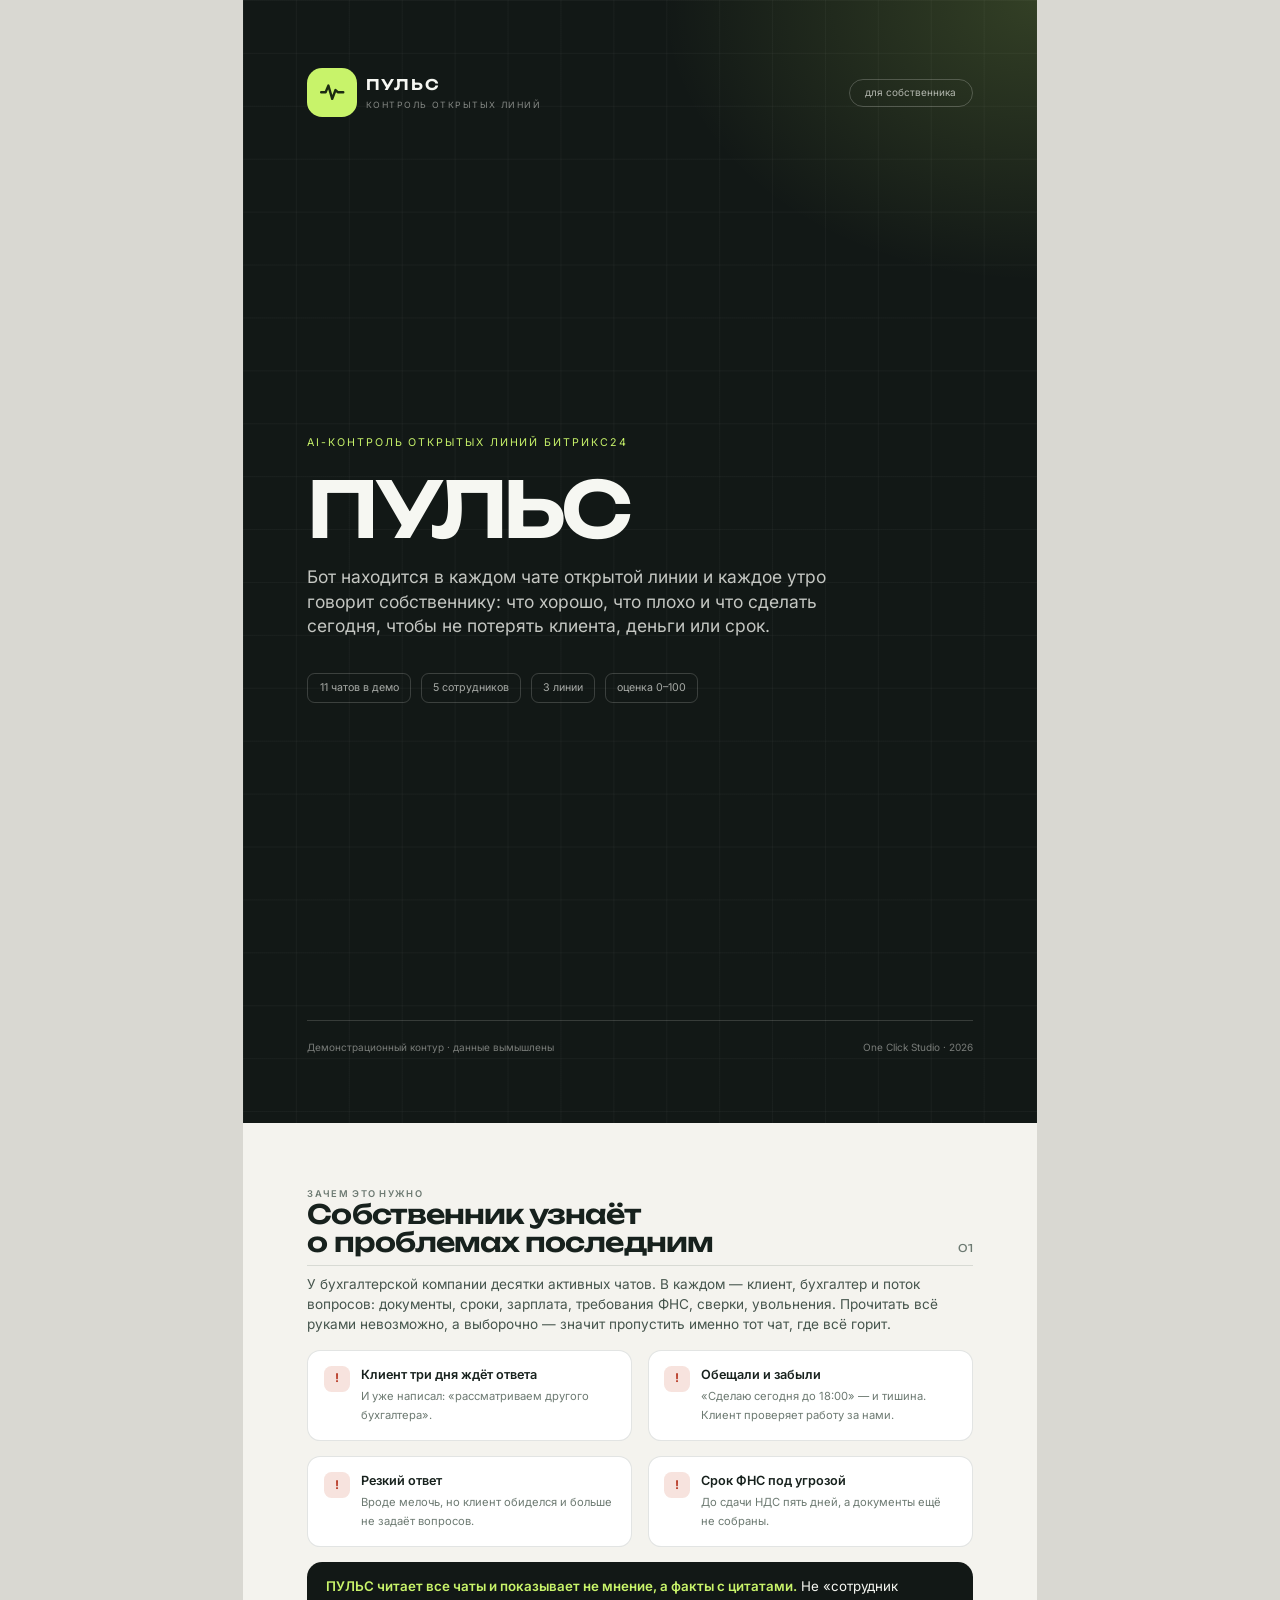
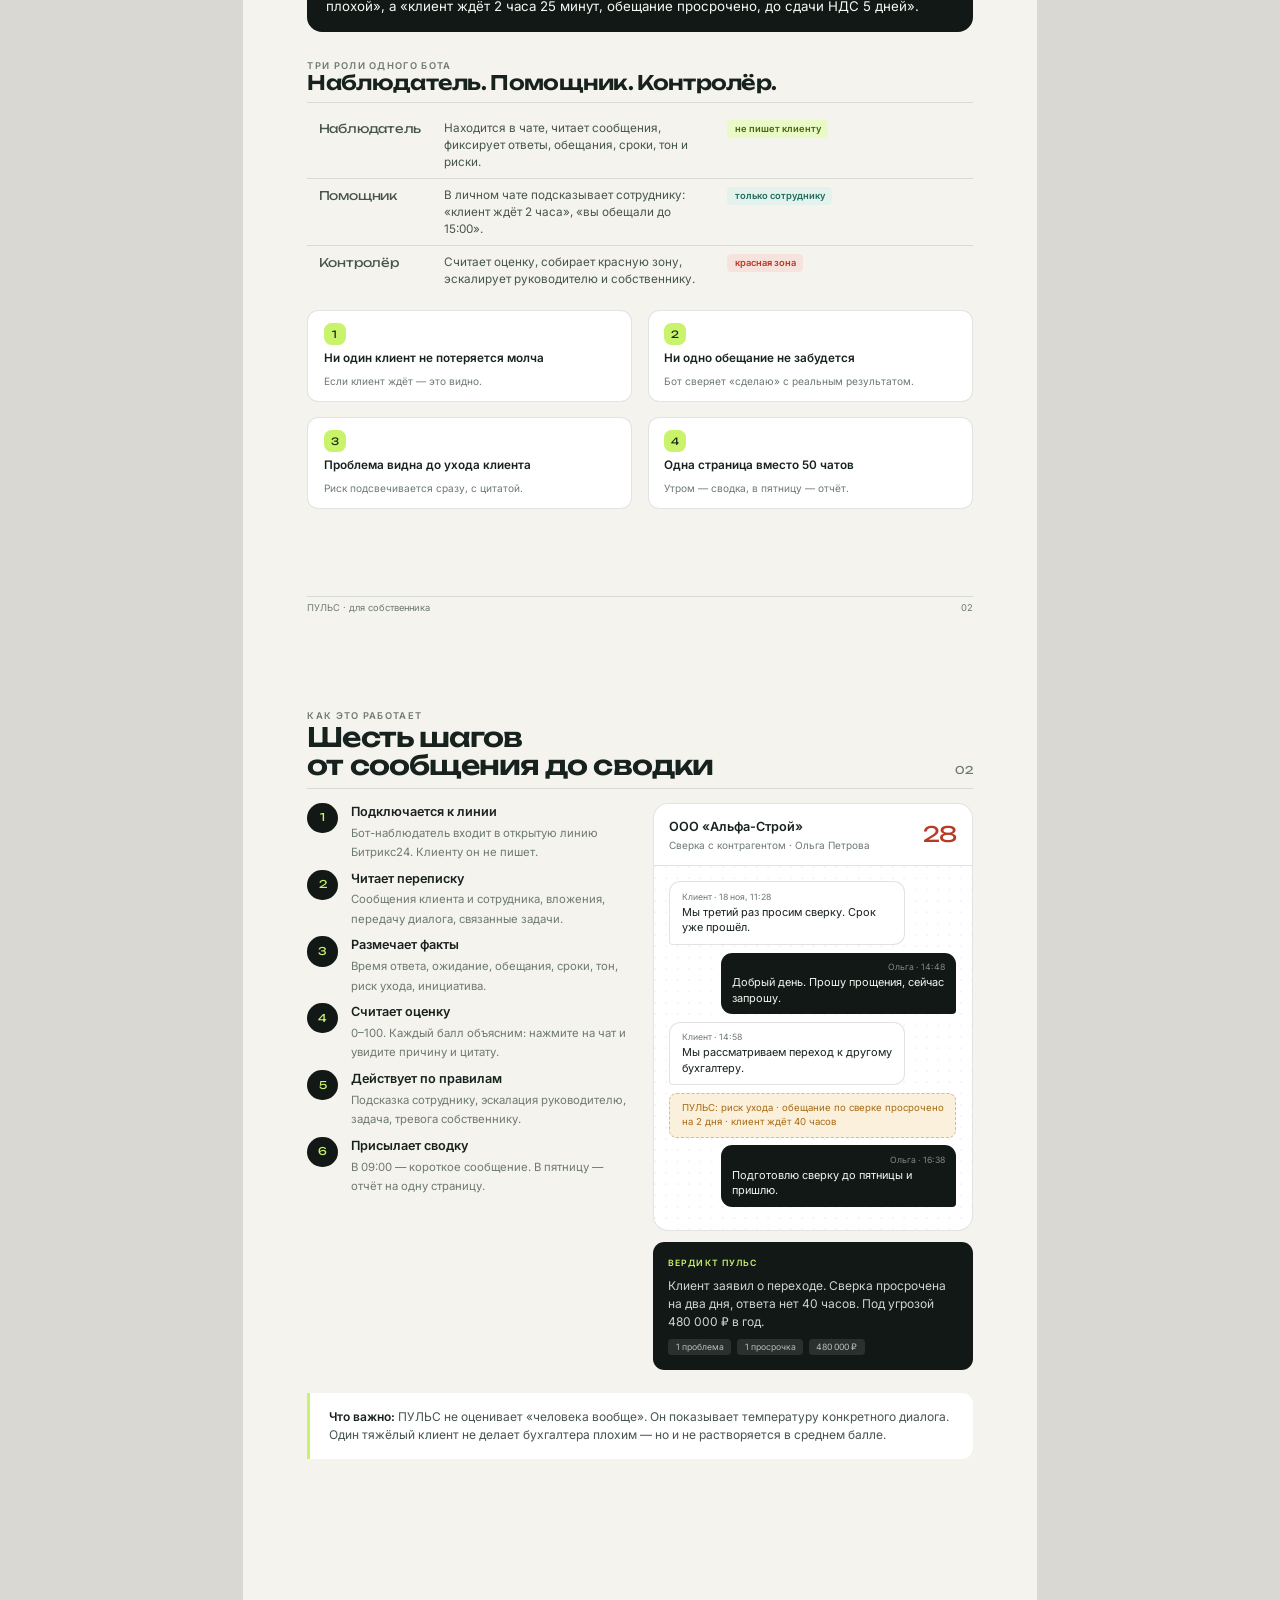
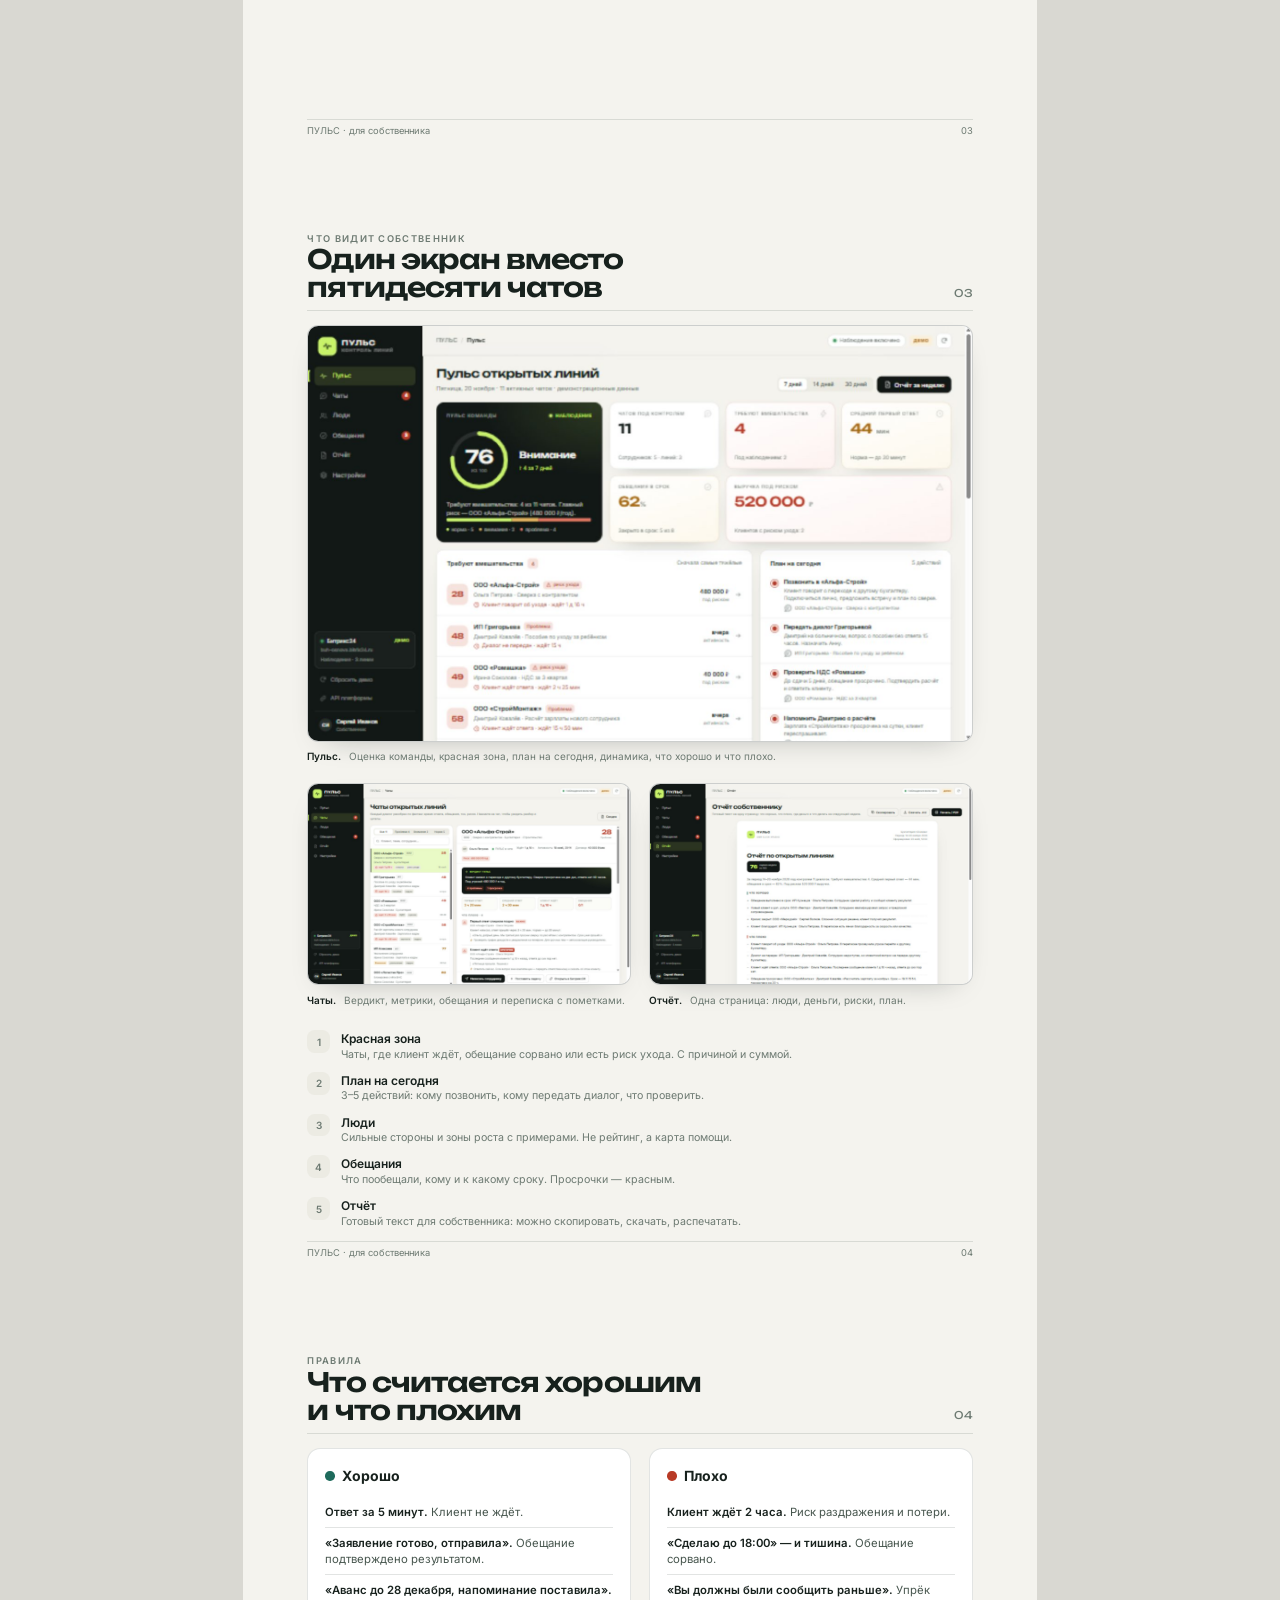
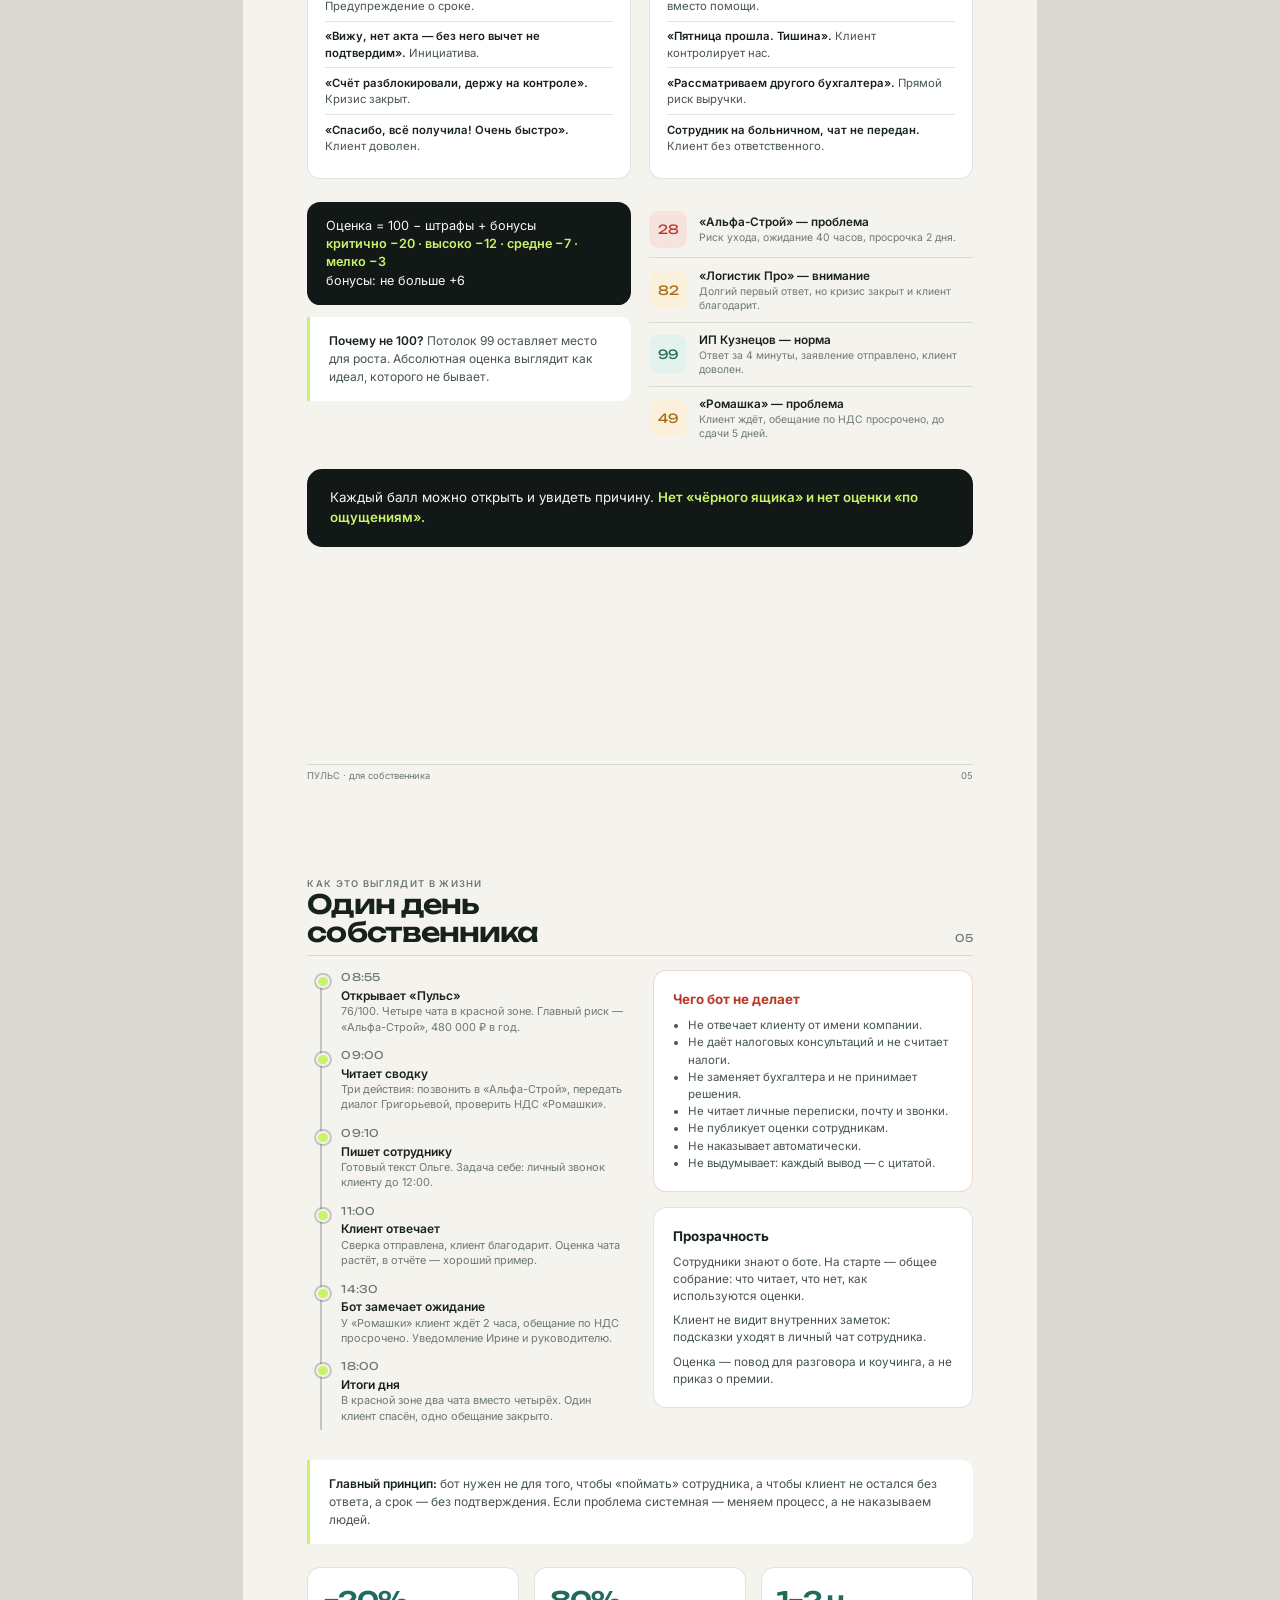
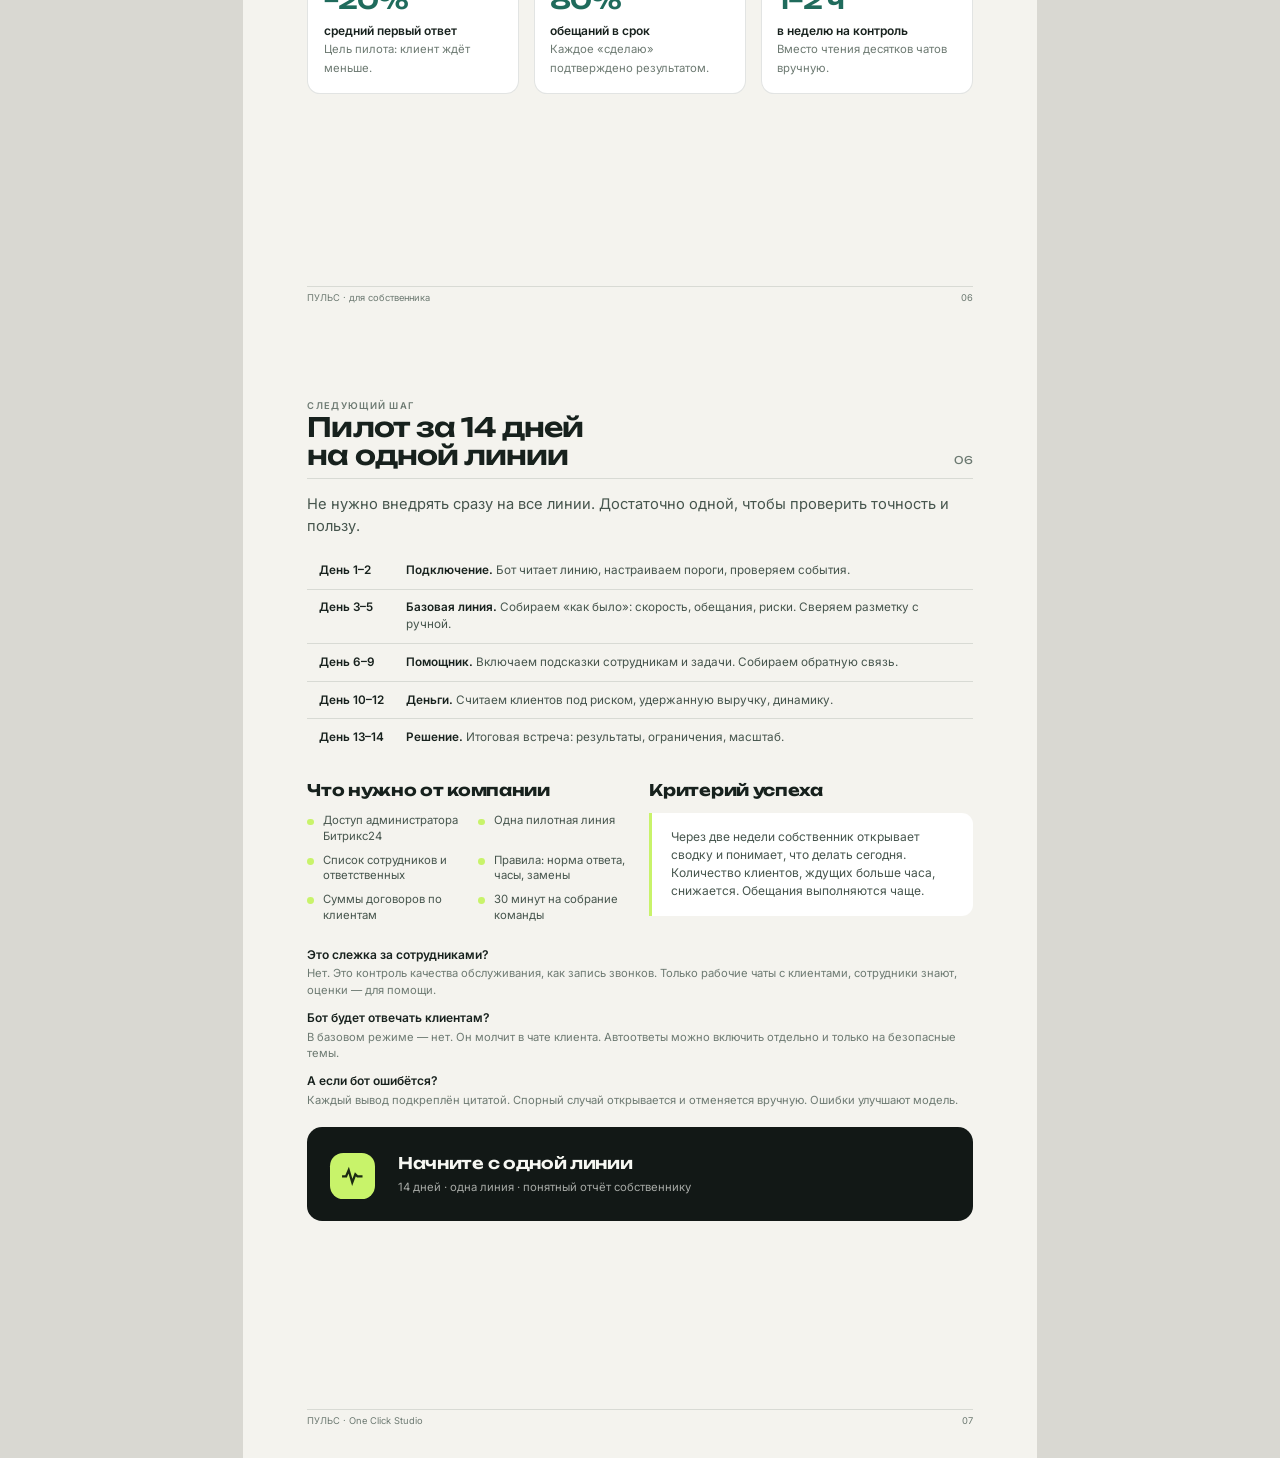
<file: docs/owner-brief.html>
<!DOCTYPE html>
<html lang="ru">
<head>
<meta charset="utf-8">
<title>ПУЛЬС — как работает бот. Для собственника</title>
<style>
@font-face {
  font-family: "Inter";
  src: url("../app/ui/fonts/Inter-var-cyrillic.woff2") format("woff2");
  font-weight: 100 900;
}
@font-face {
  font-family: "Inter";
  src: url("../app/ui/fonts/Inter-var-latin.woff2") format("woff2");
  font-weight: 100 900;
}
@font-face {
  font-family: "Unbounded";
  src: url("../app/ui/fonts/Unbounded-var-cyrillic.woff2") format("woff2");
  font-weight: 200 900;
}
@font-face {
  font-family: "Unbounded";
  src: url("../app/ui/fonts/Unbounded-var-latin.woff2") format("woff2");
  font-weight: 200 900;
}
:root {
  --paper: #f4f3ee;
  --paper2: #ecebe3;
  --card: #ffffff;
  --ink: #17211d;
  --soft: #46554d;
  --faint: #6d7a72;
  --dark: #121816;
  --lime: #c8f36a;
  --lime-ink: #1b2a12;
  --line: rgba(23,33,29,.12);
  --line2: rgba(23,33,29,.22);
  --signal: #b83a26;
  --signal-soft: #f7e3de;
  --amber: #a86a12;
  --amber-soft: #fbf0dc;
  --teal: #1f6b5c;
  --teal-soft: #e4f2ee;
  --font: "Inter", "Segoe UI", sans-serif;
  --display: "Unbounded", "Inter", sans-serif;
}
* { box-sizing: border-box; }
@page { size: A4; margin: 0; }
html, body { margin: 0; padding: 0; }
body { font-family: var(--font); color: var(--ink); background: #d9d8d2; font-size: 10pt; line-height: 1.45; }
h1, h2, h3, h4, p { margin: 0; }
.page {
  width: 210mm; height: 297mm;
  padding: 17mm 17mm 14mm;
  background: var(--paper);
  position: relative; overflow: hidden;
  page-break-after: always;
  margin: 0 auto;
}
.page:last-child { page-break-after: auto; }
.tight .page-head { margin-bottom: 9px; }
.tight .lead { font-size: 10.2pt; line-height: 1.45; }
.tight .grid2 { gap: 4mm; }
.tight .callout { margin: 4mm 0; padding: 4mm 5mm; }
.tight .roles td { padding: 2mm 3mm; }
.tight .promise { padding: 3mm 4mm; }
.tight .promise .n { width: 6mm; height: 6mm; margin-bottom: 1.2mm; font-size: 7.5pt; }
.tight .promise b { font-size: 8.8pt; }
.tight .promise span { font-size: 7.6pt; }
.tight .card.pain { padding: 4mm; }
.page-head { display: flex; align-items: flex-end; gap: 12px; border-bottom: 1px solid var(--line); padding-bottom: 9px; margin-bottom: 14px; }
.page-head .kicker { font-size: 7pt; letter-spacing: .14em; text-transform: uppercase; color: var(--faint); font-weight: 600; }
.page-head h2 { font-family: var(--display); font-size: 20pt; font-weight: 600; letter-spacing: -.035em; line-height: 1.05; }
.page-head .num { margin-left: auto; font-family: var(--display); font-size: 8pt; color: var(--faint); }
.page-foot { position: absolute; left: 17mm; right: 17mm; bottom: 8mm; display: flex; justify-content: space-between; font-size: 7pt; color: var(--faint); border-top: 1px solid var(--line); padding-top: 4px; }
.lead { font-size: 11pt; color: var(--soft); line-height: 1.5; }
.small { font-size: 8.5pt; color: var(--faint); line-height: 1.45; }
.muted { color: var(--faint); }
b, strong { font-weight: 600; }

/* cover */
.cover {
  background: var(--dark); color: #f6f7f2; padding: 18mm 17mm;
  display: flex; flex-direction: column;
}
.cover::before {
  content: ""; position: absolute; inset: 0;
  background:
    radial-gradient(160mm 120mm at 100% 0%, rgba(200,243,106,.18), transparent 62%),
    linear-gradient(to right, rgba(246,247,242,.035) 1px, transparent 1px),
    linear-gradient(to bottom, rgba(246,247,242,.035) 1px, transparent 1px);
  background-size: auto, 14mm 14mm, 14mm 14mm;
}
.cover > * { position: relative; }
.cover-top { display: flex; align-items: center; gap: 10px; }
.logo { display: flex; align-items: center; gap: 9px; }
.logo .mark { width: 13mm; height: 13mm; border-radius: 4mm; background: var(--lime); display: grid; place-items: center; }
.logo .mark svg { width: 7mm; height: 7mm; stroke: var(--lime-ink); stroke-width: 2.2; fill: none; stroke-linecap: round; stroke-linejoin: round; }
.logo b { font-family: var(--display); font-size: 11pt; letter-spacing: .12em; display: block; }
.logo small { font-size: 6.5pt; letter-spacing: .18em; text-transform: uppercase; opacity: .5; display: block; margin-top: 1mm; }
.cover-badge { margin-left: auto; border: 1px solid rgba(246,247,242,.22); border-radius: 99px; padding: 1.5mm 4mm; font-size: 7.5pt; color: rgba(246,247,242,.68); }
.cover-main { margin-top: auto; }
.cover-kicker { font-size: 8pt; letter-spacing: .18em; text-transform: uppercase; color: var(--lime); }
.cover h1 { font-family: var(--display); font-size: 58pt; font-weight: 600; letter-spacing: -.06em; line-height: .95; margin: 6mm 0 5mm; }
.cover .lead { color: rgba(246,247,242,.78); font-size: 13pt; line-height: 1.42; max-width: 150mm; }
.cover-chips { display: flex; gap: 2.5mm; margin-top: 9mm; }
.cover-chips span { border: 1px solid rgba(246,247,242,.18); border-radius: 2mm; padding: 1.6mm 3mm; font-size: 8pt; color: rgba(246,247,242,.65); }
.cover-bottom { margin-top: auto; display: flex; justify-content: space-between; border-top: 1px solid rgba(246,247,242,.16); padding-top: 5mm; font-size: 7.5pt; color: rgba(246,247,242,.45); }

/* generic */
.grid2 { display: grid; grid-template-columns: 1fr 1fr; gap: 5mm; }
.grid3 { display: grid; grid-template-columns: repeat(3, 1fr); gap: 4mm; }
.card { background: var(--card); border: 1px solid var(--line); border-radius: 3.5mm; padding: 5mm; }
.card h3 { font-size: 10pt; margin-bottom: 2mm; }
.card p { font-size: 8.8pt; color: var(--soft); }
.pain { display: flex; gap: 3mm; align-items: flex-start; }
.pain .ico { width: 7mm; height: 7mm; border-radius: 2mm; background: var(--signal-soft); color: var(--signal); display: grid; place-items: center; flex: 0 0 auto; font-weight: 700; font-size: 9pt; }
.pain b { display: block; font-size: 9.5pt; margin-bottom: .5mm; }
.pain span { font-size: 8.4pt; color: var(--faint); line-height: 1.4; }
.callout { background: var(--dark); color: #f6f7f2; border-radius: 4mm; padding: 5mm 6mm; margin: 5mm 0; }
.callout b { color: var(--lime); }
.callout p { font-size: 10pt; line-height: 1.5; }
.note { border-left: 1mm solid var(--lime); background: #fff; border-radius: 0 3mm 3mm 0; padding: 4mm 5mm; font-size: 9pt; color: var(--soft); line-height: 1.5; }
.note b { color: var(--ink); }
table { width: 100%; border-collapse: collapse; }
th { text-align: left; font-size: 7pt; letter-spacing: .1em; text-transform: uppercase; color: var(--faint); font-weight: 600; padding: 0 3mm 2mm; border-bottom: 1px solid var(--line); }
td { padding: 2.6mm 3mm; border-bottom: 1px solid var(--line); vertical-align: top; font-size: 8.8pt; color: var(--soft); }
td b { color: var(--ink); }
td .tiny { display: block; font-size: 7.5pt; color: var(--faint); margin-top: .5mm; }
tr:last-child td { border-bottom: 0; }
.pill { display: inline-block; padding: .6mm 2mm; border-radius: 1.2mm; font-size: 7pt; font-weight: 600; }
.pill.green { background: var(--teal-soft); color: var(--teal); }
.pill.red { background: var(--signal-soft); color: var(--signal); }
.pill.amber { background: var(--amber-soft); color: var(--amber); }
.pill.lime { background: #eafac6; color: #4a6412; }

/* roles */
.roles { width: 100%; }
.roles td:first-child { width: 30mm; }
.roles td:nth-child(2) { width: 75mm; }
.role-name { font-family: var(--display); font-size: 9pt; letter-spacing: -.02em; }
.promise { background: #fff; border: 1px solid var(--line); border-radius: 3mm; padding: 4mm; }
.promise .n { font-family: var(--display); color: var(--lime-ink); background: var(--lime); width: 7mm; height: 7mm; border-radius: 2mm; display: grid; place-items: center; font-size: 8pt; margin-bottom: 2mm; }
.promise b { display: block; font-size: 9.2pt; margin-bottom: 1mm; }
.promise span { font-size: 8pt; color: var(--faint); line-height: 1.4; }

/* steps */
.steps { display: flex; flex-direction: column; gap: 2.2mm; }
.step { display: flex; gap: 3.5mm; align-items: flex-start; }
.step .n { width: 8mm; height: 8mm; border-radius: 50%; background: var(--dark); color: var(--lime); display: grid; place-items: center; font-family: var(--display); font-size: 8pt; flex: 0 0 auto; }
.step b { display: block; font-size: 9.5pt; margin-bottom: .4mm; }
.step span { font-size: 8.5pt; color: var(--faint); line-height: 1.4; }
.chat-demo { background: #fff; border: 1px solid var(--line); border-radius: 4mm; overflow: hidden; }
.chat-demo-head { padding: 3.5mm 4mm; border-bottom: 1px solid var(--line); display: flex; align-items: center; gap: 3mm; }
.chat-demo-head .score { margin-left: auto; font-family: var(--display); font-size: 16pt; color: var(--signal); letter-spacing: -.04em; }
.chat-demo-head b { font-size: 9.5pt; }
.chat-demo-head small { display: block; font-size: 7.5pt; color: var(--faint); margin-top: .3mm; }
.chat-demo-body { padding: 4mm; background: radial-gradient(circle at 1px 1px, rgba(23,33,29,.05) 1px, transparent 0) 0 0 / 3mm 3mm; }
.msg { max-width: 82%; border-radius: 3mm; padding: 2.2mm 3mm; font-size: 8.2pt; line-height: 1.4; margin-bottom: 2mm; }
.msg.client { background: #fff; border: 1px solid var(--line); border-bottom-left-radius: 1mm; }
.msg.employee { background: var(--dark); color: #f6f7f2; border-bottom-right-radius: 1mm; margin-left: auto; }
.msg .who { font-size: 6.5pt; color: var(--faint); margin-bottom: .6mm; }
.msg.employee .who { text-align: right; color: rgba(246,247,242,.5); }
.bot-note { background: var(--amber-soft); border: 1px dashed rgba(168,106,18,.4); color: var(--amber); border-radius: 2mm; padding: 2mm 3mm; font-size: 7.2pt; margin: 2mm 0; }
.bot-verdict { background: var(--dark); color: #f6f7f2; border-radius: 3mm; padding: 4mm; }
.bot-verdict .k { font-size: 6.5pt; letter-spacing: .12em; text-transform: uppercase; color: var(--lime); font-weight: 600; }
.bot-verdict p { font-size: 9pt; line-height: 1.5; margin-top: 2mm; color: rgba(246,247,242,.84); }
.tags { display: flex; gap: 1.5mm; flex-wrap: wrap; margin-top: 2mm; }
.tags span { background: rgba(246,247,242,.1); color: rgba(246,247,242,.7); border-radius: 1mm; padding: .5mm 2mm; font-size: 6.5pt; }

/* screens */
.shot { border: 1px solid var(--line2); border-radius: 3mm; overflow: hidden; background: #fff; box-shadow: 0 3mm 8mm -5mm rgba(18,24,22,.4); }
.shot img { width: 100%; display: block; }
.shot-cap { display: flex; gap: 2mm; align-items: center; font-size: 7.5pt; color: var(--faint); margin-top: 2mm; }
.shot-cap b { color: var(--ink); font-weight: 600; }
.screens-list { display: flex; flex-direction: column; gap: 2.5mm; }
.screens-list .item { display: flex; gap: 3mm; align-items: flex-start; }
.screens-list .item .n { width: 6mm; height: 6mm; border-radius: 2mm; background: var(--paper2); display: grid; place-items: center; font-size: 7.5pt; font-weight: 600; flex: 0 0 auto; }
.screens-list .item b { display: block; font-size: 9pt; }
.screens-list .item span { display: block; font-size: 8pt; color: var(--faint); line-height: 1.4; }

/* good bad */
.gb { display: grid; grid-template-columns: 1fr 1fr; gap: 5mm; }
.gb .col { background: #fff; border: 1px solid var(--line); border-radius: 3.5mm; padding: 4.5mm; }
.gb h3 { font-size: 10.5pt; margin-bottom: 3mm; display: flex; align-items: center; gap: 2mm; }
.gb .dot { width: 2.5mm; height: 2.5mm; border-radius: 50%; }
.gb .good .dot { background: var(--teal); }
.gb .bad .dot { background: var(--signal); }
.gb ul { margin: 0; padding: 0; list-style: none; }
.gb li { font-size: 8.5pt; line-height: 1.42; padding: 1.8mm 0; border-top: 1px solid var(--line); color: var(--soft); }
.gb li:first-child { border-top: 0; }
.gb li b { color: var(--ink); }
.formula { background: var(--dark); color: #f6f7f2; border-radius: 3.5mm; padding: 4mm 5mm; font-family: var(--font); font-size: 9.5pt; }
.formula b { color: var(--lime); }
.score-row { display: flex; align-items: center; gap: 3mm; padding: 2.4mm 0; border-top: 1px solid var(--line); }
.score-row:first-child { border-top: 0; }
.score-row .s { width: 10mm; height: 10mm; border-radius: 2.5mm; display: grid; place-items: center; font-family: var(--display); font-size: 9.5pt; flex: 0 0 auto; }
.score-row .s.red { background: var(--signal-soft); color: var(--signal); }
.score-row .s.amber { background: var(--amber-soft); color: var(--amber); }
.score-row .s.green { background: var(--teal-soft); color: var(--teal); }
.score-row b { display: block; font-size: 8.8pt; }
.score-row span { display: block; font-size: 7.8pt; color: var(--faint); line-height: 1.35; }

/* day */
.timeline { position: relative; padding-left: 9mm; }
.timeline::before { content: ""; position: absolute; left: 3.3mm; top: 2mm; bottom: 2mm; width: .5mm; background: var(--line2); }
.tl-item { position: relative; padding-bottom: 3.5mm; }
.tl-item::before { content: ""; position: absolute; left: -6.6mm; top: 1.3mm; width: 2.4mm; height: 2.4mm; border-radius: 50%; background: var(--lime); border: .6mm solid var(--paper); box-shadow: 0 0 0 .5mm var(--line2); }
.tl-time { font-family: var(--display); font-size: 8pt; color: var(--faint); letter-spacing: .02em; }
.tl-item b { display: block; font-size: 9pt; margin-top: .3mm; }
.tl-item span { display: block; font-size: 8.2pt; color: var(--faint); line-height: 1.4; }

/* pilot / faq */
.pilot td:first-child { width: 20mm; font-weight: 600; color: var(--ink); white-space: nowrap; }
.need { display: grid; grid-template-columns: 1fr 1fr; gap: 2mm 5mm; }
.need div { font-size: 8.5pt; color: var(--soft); padding-left: 4mm; position: relative; line-height: 1.4; }
.need div::before { content: ""; position: absolute; left: 0; top: 1.4mm; width: 1.8mm; height: 1.8mm; border-radius: 50%; background: var(--lime); }
.faq { display: flex; flex-direction: column; gap: 3mm; }
.faq b { display: block; font-size: 9pt; margin-bottom: .5mm; }
.faq p { font-size: 8.4pt; color: var(--faint); line-height: 1.45; }
.final { background: var(--dark); color: #f6f7f2; border-radius: 4mm; padding: 6mm; margin-top: 5mm; display: flex; align-items: center; gap: 6mm; }
.final .mark { width: 12mm; height: 12mm; border-radius: 3.5mm; background: var(--lime); display: grid; place-items: center; flex: 0 0 auto; }
.final .mark svg { width: 6.5mm; height: 6.5mm; stroke: var(--lime-ink); stroke-width: 2.2; fill: none; }
.final b { display: block; font-family: var(--display); font-size: 12pt; letter-spacing: -.02em; }
.final span { display: block; font-size: 8.5pt; color: rgba(246,247,242,.65); margin-top: 1mm; }
</style>
</head>
<body>

<!-- ================= 1. COVER ================= -->
<section class="page cover">
  <div class="cover-top">
    <div class="logo">
      <span class="mark"><svg viewBox="0 0 24 24"><path d="M2 12h4l2.5-6 3.5 12 3-8 2 2h5"/></svg></span>
      <div><b>ПУЛЬС</b><small>контроль открытых линий</small></div>
    </div>
    <span class="cover-badge">для собственника</span>
  </div>
  <div class="cover-main">
    <div class="cover-kicker">AI-контроль открытых линий Битрикс24</div>
    <h1>ПУЛЬС</h1>
    <p class="lead">Бот находится в каждом чате открытой линии и каждое утро говорит собственнику: что хорошо, что плохо и что сделать сегодня, чтобы не потерять клиента, деньги или срок.</p>
    <div class="cover-chips">
      <span>11 чатов в демо</span>
      <span>5 сотрудников</span>
      <span>3 линии</span>
      <span>оценка 0–100</span>
    </div>
  </div>
  <div class="cover-bottom">
    <span>Демонстрационный контур · данные вымышлены</span>
    <span>One Click Studio · 2026</span>
  </div>
</section>

<!-- ================= 2. PROBLEM ================= -->
<section class="page tight">
  <div class="page-head">
    <div><div class="kicker">Зачем это нужно</div><h2>Собственник узнаёт<br>о проблемах последним</h2></div>
    <div class="num">01</div>
  </div>

  <p class="lead">У бухгалтерской компании десятки активных чатов. В каждом — клиент, бухгалтер и поток вопросов: документы, сроки, зарплата, требования ФНС, сверки, увольнения. Прочитать всё руками невозможно, а выборочно — значит пропустить именно тот чат, где всё горит.</p>

  <div class="grid2" style="margin-top:4mm">
    <div class="card pain"><span class="ico">!</span><div><b>Клиент три дня ждёт ответа</b><span>И уже написал: «рассматриваем другого бухгалтера».</span></div></div>
    <div class="card pain"><span class="ico">!</span><div><b>Обещали и забыли</b><span>«Сделаю сегодня до 18:00» — и тишина. Клиент проверяет работу за нами.</span></div></div>
    <div class="card pain"><span class="ico">!</span><div><b>Резкий ответ</b><span>Вроде мелочь, но клиент обиделся и больше не задаёт вопросов.</span></div></div>
    <div class="card pain"><span class="ico">!</span><div><b>Срок ФНС под угрозой</b><span>До сдачи НДС пять дней, а документы ещё не собраны.</span></div></div>
  </div>

  <div class="callout">
    <p><b>ПУЛЬС читает все чаты и показывает не мнение, а факты с цитатами.</b> Не «сотрудник плохой», а «клиент ждёт 2 часа 25 минут, обещание просрочено, до сдачи НДС 5 дней».</p>
  </div>

  <div class="page-head" style="margin-top:7mm"><div><div class="kicker">Три роли одного бота</div><h2 style="font-size:15pt">Наблюдатель. Помощник. Контролёр.</h2></div></div>
  <table class="roles">
    <tr><td><span class="role-name">Наблюдатель</span></td><td>Находится в чате, читает сообщения, фиксирует ответы, обещания, сроки, тон и риски.</td><td><span class="pill lime">не пишет клиенту</span></td></tr>
    <tr><td><span class="role-name">Помощник</span></td><td>В личном чате подсказывает сотруднику: «клиент ждёт 2 часа», «вы обещали до 15:00».</td><td><span class="pill green">только сотруднику</span></td></tr>
    <tr><td><span class="role-name">Контролёр</span></td><td>Считает оценку, собирает красную зону, эскалирует руководителю и собственнику.</td><td><span class="pill red">красная зона</span></td></tr>
  </table>

  <div class="grid2" style="margin-top:4mm">
    <div class="promise"><span class="n">1</span><b>Ни один клиент не потеряется молча</b><span>Если клиент ждёт — это видно.</span></div>
    <div class="promise"><span class="n">2</span><b>Ни одно обещание не забудется</b><span>Бот сверяет «сделаю» с реальным результатом.</span></div>
    <div class="promise"><span class="n">3</span><b>Проблема видна до ухода клиента</b><span>Риск подсвечивается сразу, с цитатой.</span></div>
    <div class="promise"><span class="n">4</span><b>Одна страница вместо 50 чатов</b><span>Утром — сводка, в пятницу — отчёт.</span></div>
  </div>

  <div class="page-foot"><span>ПУЛЬС · для собственника</span><span>02</span></div>
</section>

<!-- ================= 3. HOW ================= -->
<section class="page">
  <div class="page-head">
    <div><div class="kicker">Как это работает</div><h2>Шесть шагов<br>от сообщения до сводки</h2></div>
    <div class="num">02</div>
  </div>

  <div class="grid2" style="align-items:start;gap:7mm">
    <div class="steps">
      <div class="step"><span class="n">1</span><div><b>Подключается к линии</b><span>Бот-наблюдатель входит в открытую линию Битрикс24. Клиенту он не пишет.</span></div></div>
      <div class="step"><span class="n">2</span><div><b>Читает переписку</b><span>Сообщения клиента и сотрудника, вложения, передачу диалога, связанные задачи.</span></div></div>
      <div class="step"><span class="n">3</span><div><b>Размечает факты</b><span>Время ответа, ожидание, обещания, сроки, тон, риск ухода, инициатива.</span></div></div>
      <div class="step"><span class="n">4</span><div><b>Считает оценку</b><span>0–100. Каждый балл объясним: нажмите на чат и увидите причину и цитату.</span></div></div>
      <div class="step"><span class="n">5</span><div><b>Действует по правилам</b><span>Подсказка сотруднику, эскалация руководителю, задача, тревога собственнику.</span></div></div>
      <div class="step"><span class="n">6</span><div><b>Присылает сводку</b><span>В 09:00 — короткое сообщение. В пятницу — отчёт на одну страницу.</span></div></div>
    </div>

    <div>
      <div class="chat-demo">
        <div class="chat-demo-head">
          <div><b>ООО «Альфа-Строй»</b><small>Сверка с контрагентом · Ольга Петрова</small></div>
          <span class="score">28</span>
        </div>
        <div class="chat-demo-body">
          <div class="msg client"><div class="who">Клиент · 18 ноя, 11:28</div>Мы третий раз просим сверку. Срок уже прошёл.</div>
          <div class="msg employee"><div class="who">Ольга · 14:48</div>Добрый день. Прошу прощения, сейчас запрошу.</div>
          <div class="msg client"><div class="who">Клиент · 14:58</div>Мы рассматриваем переход к другому бухгалтеру.</div>
          <div class="bot-note">ПУЛЬС: риск ухода · обещание по сверке просрочено на 2 дня · клиент ждёт 40 часов</div>
          <div class="msg employee"><div class="who">Ольга · 16:38</div>Подготовлю сверку до пятницы и пришлю.</div>
        </div>
      </div>
      <div class="bot-verdict" style="margin-top:3mm">
        <div class="k">Вердикт ПУЛЬС</div>
        <p>Клиент заявил о переходе. Сверка просрочена на два дня, ответа нет 40 часов. Под угрозой 480 000 ₽ в год.</p>
        <div class="tags"><span>1 проблема</span><span>1 просрочка</span><span>480 000 ₽</span></div>
      </div>
    </div>
  </div>

  <div class="note" style="margin-top:6mm"><b>Что важно:</b> ПУЛЬС не оценивает «человека вообще». Он показывает температуру конкретного диалога. Один тяжёлый клиент не делает бухгалтера плохим — но и не растворяется в среднем балле.</div>

  <div class="page-foot"><span>ПУЛЬС · для собственника</span><span>03</span></div>
</section>

<!-- ================= 4. SCREENS ================= -->
<section class="page">
  <div class="page-head">
    <div><div class="kicker">Что видит собственник</div><h2>Один экран вместо<br>пятидесяти чатов</h2></div>
    <div class="num">03</div>
  </div>

  <div class="shot"><img src="screenshots/01-pulse.jpg" alt="Пульс"></div>
  <div class="shot-cap"><b>Пульс.</b> Оценка команды, красная зона, план на сегодня, динамика, что хорошо и что плохо.</div>

  <div class="grid2" style="margin-top:5mm">
    <div>
      <div class="shot"><img src="screenshots/02-chats.jpg" alt="Чаты"></div>
      <div class="shot-cap"><b>Чаты.</b> Вердикт, метрики, обещания и переписка с пометками.</div>
    </div>
    <div>
      <div class="shot"><img src="screenshots/03-report.jpg" alt="Отчёт"></div>
      <div class="shot-cap"><b>Отчёт.</b> Одна страница: люди, деньги, риски, план.</div>
    </div>
  </div>

  <div class="screens-list" style="margin-top:6mm">
    <div class="item"><span class="n">1</span><div><b>Красная зона</b><span>Чаты, где клиент ждёт, обещание сорвано или есть риск ухода. С причиной и суммой.</span></div></div>
    <div class="item"><span class="n">2</span><div><b>План на сегодня</b><span>3–5 действий: кому позвонить, кому передать диалог, что проверить.</span></div></div>
    <div class="item"><span class="n">3</span><div><b>Люди</b><span>Сильные стороны и зоны роста с примерами. Не рейтинг, а карта помощи.</span></div></div>
    <div class="item"><span class="n">4</span><div><b>Обещания</b><span>Что пообещали, кому и к какому сроку. Просрочки — красным.</span></div></div>
    <div class="item"><span class="n">5</span><div><b>Отчёт</b><span>Готовый текст для собственника: можно скопировать, скачать, распечатать.</span></div></div>
  </div>

  <div class="page-foot"><span>ПУЛЬС · для собственника</span><span>04</span></div>
</section>

<!-- ================= 5. GOOD / BAD ================= -->
<section class="page">
  <div class="page-head">
    <div><div class="kicker">Правила</div><h2>Что считается хорошим<br>и что плохим</h2></div>
    <div class="num">04</div>
  </div>

  <div class="gb">
    <div class="col good">
      <h3><span class="dot"></span>Хорошо</h3>
      <ul>
        <li><b>Ответ за 5 минут.</b> Клиент не ждёт.</li>
        <li><b>«Заявление готово, отправила».</b> Обещание подтверждено результатом.</li>
        <li><b>«Аванс до 28 декабря, напоминание поставила».</b> Предупреждение о сроке.</li>
        <li><b>«Вижу, нет акта — без него вычет не подтвердим».</b> Инициатива.</li>
        <li><b>«Счёт разблокировали, держу на контроле».</b> Кризис закрыт.</li>
        <li><b>«Спасибо, всё получила! Очень быстро».</b> Клиент доволен.</li>
      </ul>
    </div>
    <div class="col bad">
      <h3><span class="dot"></span>Плохо</h3>
      <ul>
        <li><b>Клиент ждёт 2 часа.</b> Риск раздражения и потери.</li>
        <li><b>«Сделаю до 18:00» — и тишина.</b> Обещание сорвано.</li>
        <li><b>«Вы должны были сообщить раньше».</b> Упрёк вместо помощи.</li>
        <li><b>«Пятница прошла. Тишина».</b> Клиент контролирует нас.</li>
        <li><b>«Рассматриваем другого бухгалтера».</b> Прямой риск выручки.</li>
        <li><b>Сотрудник на больничном, чат не передан.</b> Клиент без ответственного.</li>
      </ul>
    </div>
  </div>

  <div class="grid2" style="margin-top:6mm">
    <div>
      <div class="formula">Оценка = 100 − штрафы + бонусы<br><b>критично −20 · высоко −12 · средне −7 · мелко −3</b><br>бонусы: не больше +6</div>
      <div class="note" style="margin-top:3mm"><b>Почему не 100?</b> Потолок 99 оставляет место для роста. Абсолютная оценка выглядит как идеал, которого не бывает.</div>
    </div>
    <div>
      <div class="score-row"><span class="s red">28</span><div><b>«Альфа-Строй» — проблема</b><span>Риск ухода, ожидание 40 часов, просрочка 2 дня.</span></div></div>
      <div class="score-row"><span class="s amber">82</span><div><b>«Логистик Про» — внимание</b><span>Долгий первый ответ, но кризис закрыт и клиент благодарит.</span></div></div>
      <div class="score-row"><span class="s green">99</span><div><b>ИП Кузнецов — норма</b><span>Ответ за 4 минуты, заявление отправлено, клиент доволен.</span></div></div>
      <div class="score-row"><span class="s amber">49</span><div><b>«Ромашка» — проблема</b><span>Клиент ждёт, обещание по НДС просрочено, до сдачи 5 дней.</span></div></div>
    </div>
  </div>

  <div class="callout" style="margin-top:5mm">
    <p>Каждый балл можно открыть и увидеть причину. <b>Нет «чёрного ящика» и нет оценки «по ощущениям».</b></p>
  </div>

  <div class="page-foot"><span>ПУЛЬС · для собственника</span><span>05</span></div>
</section>

<!-- ================= 6. DAY + LIMITS ================= -->
<section class="page">
  <div class="page-head">
    <div><div class="kicker">Как это выглядит в жизни</div><h2>Один день<br>собственника</h2></div>
    <div class="num">05</div>
  </div>

  <div class="grid2" style="align-items:start;gap:7mm">
    <div class="timeline">
      <div class="tl-item"><div class="tl-time">08:55</div><b>Открывает «Пульс»</b><span>76/100. Четыре чата в красной зоне. Главный риск — «Альфа-Строй», 480 000 ₽ в год.</span></div>
      <div class="tl-item"><div class="tl-time">09:00</div><b>Читает сводку</b><span>Три действия: позвонить в «Альфа-Строй», передать диалог Григорьевой, проверить НДС «Ромашки».</span></div>
      <div class="tl-item"><div class="tl-time">09:10</div><b>Пишет сотруднику</b><span>Готовый текст Ольге. Задача себе: личный звонок клиенту до 12:00.</span></div>
      <div class="tl-item"><div class="tl-time">11:00</div><b>Клиент отвечает</b><span>Сверка отправлена, клиент благодарит. Оценка чата растёт, в отчёте — хороший пример.</span></div>
      <div class="tl-item"><div class="tl-time">14:30</div><b>Бот замечает ожидание</b><span>У «Ромашки» клиент ждёт 2 часа, обещание по НДС просрочено. Уведомление Ирине и руководителю.</span></div>
      <div class="tl-item"><div class="tl-time">18:00</div><b>Итоги дня</b><span>В красной зоне два чата вместо четырёх. Один клиент спасён, одно обещание закрыто.</span></div>
    </div>

    <div>
      <div class="card" style="border-color:rgba(184,58,38,.2)">
        <h3 style="color:var(--signal)">Чего бот не делает</h3>
        <ul style="margin:0;padding:0 0 0 4mm;font-size:8.6pt;color:var(--soft);line-height:1.5">
          <li>Не отвечает клиенту от имени компании.</li>
          <li>Не даёт налоговых консультаций и не считает налоги.</li>
          <li>Не заменяет бухгалтера и не принимает решения.</li>
          <li>Не читает личные переписки, почту и звонки.</li>
          <li>Не публикует оценки сотрудникам.</li>
          <li>Не наказывает автоматически.</li>
          <li>Не выдумывает: каждый вывод — с цитатой.</li>
        </ul>
      </div>

      <div class="card" style="margin-top:4mm">
        <h3>Прозрачность</h3>
        <p style="margin-bottom:2mm">Сотрудники знают о боте. На старте — общее собрание: что читает, что нет, как используются оценки.</p>
        <p style="margin-bottom:2mm">Клиент не видит внутренних заметок: подсказки уходят в личный чат сотрудника.</p>
        <p>Оценка — повод для разговора и коучинга, а не приказ о премии.</p>
      </div>
    </div>
  </div>

  <div class="note" style="margin-top:6mm"><b>Главный принцип:</b> бот нужен не для того, чтобы «поймать» сотрудника, а чтобы клиент не остался без ответа, а срок — без подтверждения. Если проблема системная — меняем процесс, а не наказываем людей.</div>

  <div class="grid3" style="margin-top:6mm">
    <div class="card" style="padding:4mm">
      <div style="font-family:var(--display);font-size:18pt;font-weight:600;letter-spacing:-.04em;color:var(--teal)">−20%</div>
      <b style="display:block;font-size:9pt;margin-top:1mm">средний первый ответ</b>
      <span class="small">Цель пилота: клиент ждёт меньше.</span>
    </div>
    <div class="card" style="padding:4mm">
      <div style="font-family:var(--display);font-size:18pt;font-weight:600;letter-spacing:-.04em;color:var(--teal)">80%</div>
      <b style="display:block;font-size:9pt;margin-top:1mm">обещаний в срок</b>
      <span class="small">Каждое «сделаю» подтверждено результатом.</span>
    </div>
    <div class="card" style="padding:4mm">
      <div style="font-family:var(--display);font-size:18pt;font-weight:600;letter-spacing:-.04em;color:var(--teal)">1–2 ч</div>
      <b style="display:block;font-size:9pt;margin-top:1mm">в неделю на контроль</b>
      <span class="small">Вместо чтения десятков чатов вручную.</span>
    </div>
  </div>

  <div class="page-foot"><span>ПУЛЬС · для собственника</span><span>06</span></div>
</section>

<!-- ================= 7. PILOT + FAQ ================= -->
<section class="page">
  <div class="page-head">
    <div><div class="kicker">Следующий шаг</div><h2>Пилот за 14 дней<br>на одной линии</h2></div>
    <div class="num">06</div>
  </div>

  <p class="lead">Не нужно внедрять сразу на все линии. Достаточно одной, чтобы проверить точность и пользу.</p>

  <table class="pilot" style="margin-top:4mm">
    <tr><td>День 1–2</td><td><b>Подключение.</b> Бот читает линию, настраиваем пороги, проверяем события.</td></tr>
    <tr><td>День 3–5</td><td><b>Базовая линия.</b> Собираем «как было»: скорость, обещания, риски. Сверяем разметку с ручной.</td></tr>
    <tr><td>День 6–9</td><td><b>Помощник.</b> Включаем подсказки сотрудникам и задачи. Собираем обратную связь.</td></tr>
    <tr><td>День 10–12</td><td><b>Деньги.</b> Считаем клиентов под риском, удержанную выручку, динамику.</td></tr>
    <tr><td>День 13–14</td><td><b>Решение.</b> Итоговая встреча: результаты, ограничения, масштаб.</td></tr>
  </table>

  <div class="grid2" style="margin-top:6mm;align-items:start">
    <div>
      <h3 style="font-family:var(--display);font-size:12pt;letter-spacing:-.02em;margin-bottom:3mm">Что нужно от компании</h3>
      <div class="need">
        <div>Доступ администратора Битрикс24</div>
        <div>Одна пилотная линия</div>
        <div>Список сотрудников и ответственных</div>
        <div>Правила: норма ответа, часы, замены</div>
        <div>Суммы договоров по клиентам</div>
        <div>30 минут на собрание команды</div>
      </div>
    </div>
    <div>
      <h3 style="font-family:var(--display);font-size:12pt;letter-spacing:-.02em;margin-bottom:3mm">Критерий успеха</h3>
      <div class="note">Через две недели собственник открывает сводку и понимает, что делать сегодня. Количество клиентов, ждущих больше часа, снижается. Обещания выполняются чаще.</div>
    </div>
  </div>

  <div class="faq" style="margin-top:6mm">
    <div><b>Это слежка за сотрудниками?</b><p>Нет. Это контроль качества обслуживания, как запись звонков. Только рабочие чаты с клиентами, сотрудники знают, оценки — для помощи.</p></div>
    <div><b>Бот будет отвечать клиентам?</b><p>В базовом режиме — нет. Он молчит в чате клиента. Автоответы можно включить отдельно и только на безопасные темы.</p></div>
    <div><b>А если бот ошибётся?</b><p>Каждый вывод подкреплён цитатой. Спорный случай открывается и отменяется вручную. Ошибки улучшают модель.</p></div>
  </div>

  <div class="final">
    <span class="mark"><svg viewBox="0 0 24 24"><path d="M2 12h4l2.5-6 3.5 12 3-8 2 2h5"/></svg></span>
    <div><b>Начните с одной линии</b><span>14 дней · одна линия · понятный отчёт собственнику</span></div>
  </div>

  <div class="page-foot"><span>ПУЛЬС · One Click Studio</span><span>07</span></div>
</section>

</body>
</html>
</file>
